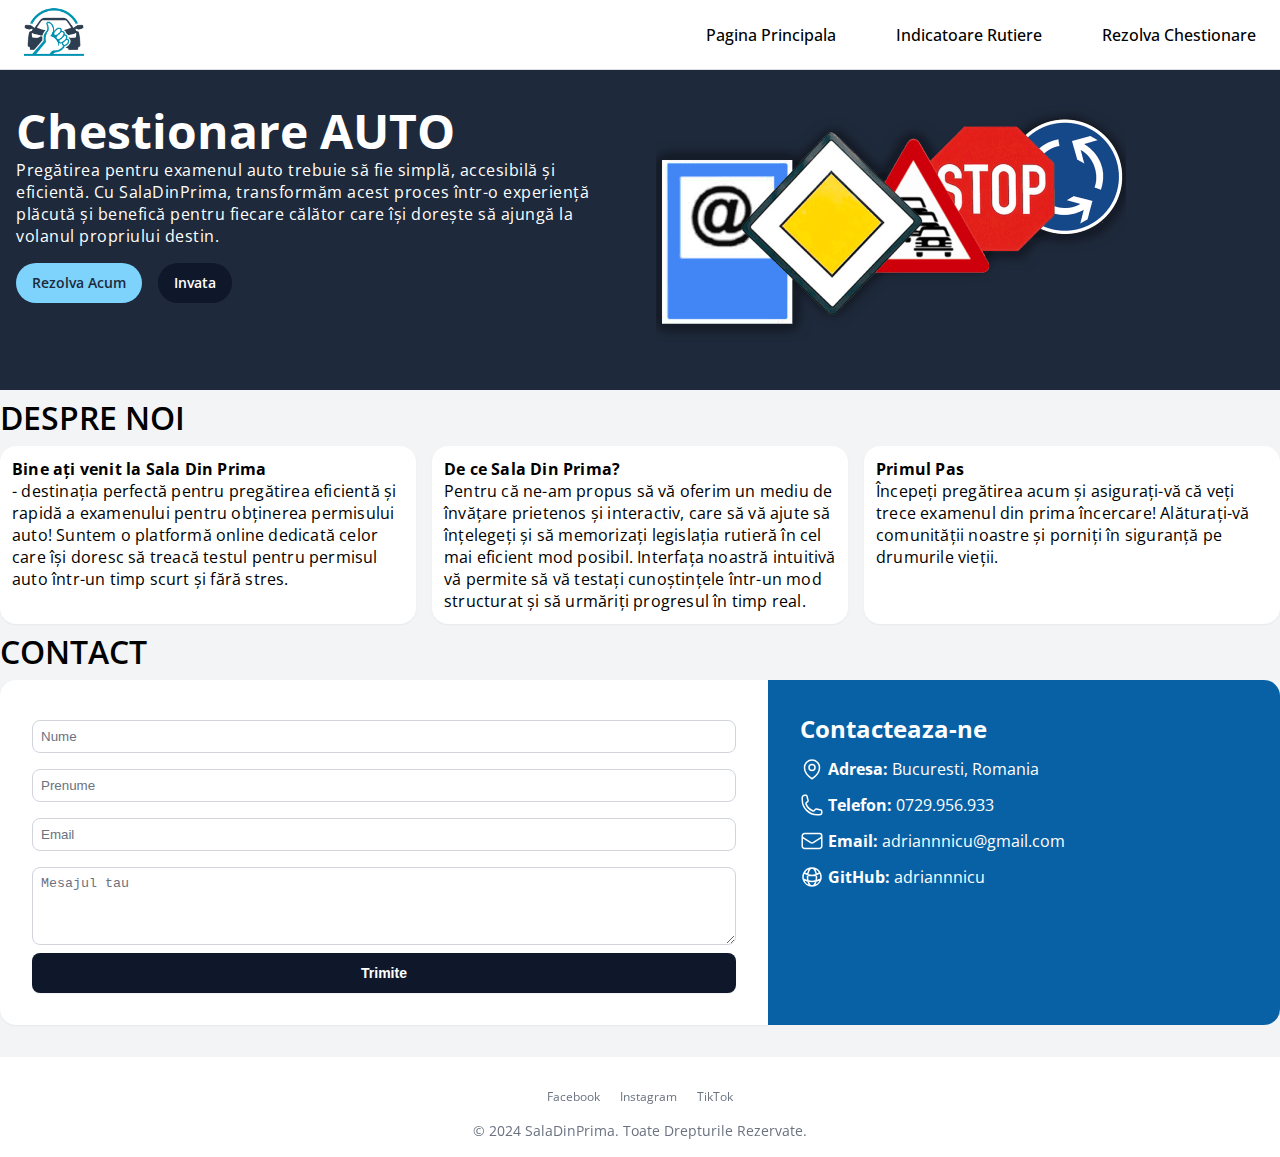
<file: index.html>
<!DOCTYPE html>
<html>
    <head>
        <meta charset="utf-8">
        <meta http-equiv="X-UA-Compatible" content="IE=edge">
        <title>SalaDinPrima.ro</title>
        <meta name="description" content="">
        <meta name="viewport" content="width=device-width, initial-scale=1">
        <!-- Styles-->
        <link rel="stylesheet" href="./style.css">
        <!-- Fonts -->
        <link rel="preconnect" href="https://fonts.googleapis.com">
        <link rel="preconnect" href="https://fonts.gstatic.com" crossorigin>
        <link href="https://fonts.googleapis.com/css2?family=Open+Sans:ital,wght@0,300..800;1,300..800&display=swap" rel="stylesheet">  
    </head>
    <body>
        <!-- Navigation -->
        <nav class="navbar">
            <a href="/index.html"><img src="/assets/logo-notext.png" class="nav-branding" alt="SalaDinPrima"></a>
            <ul class="nav-menu">
                <li class="nav-item">
                    <a href="/index.html" class="nav-link">Pagina Principala</a>
                </li>
                <li class="nav-item">
                    <a href="/indicatoare-rutiere.html" class="nav-link">Indicatoare Rutiere</a>
                </li>
                <li class="nav-item">
                    <a href="/rezolva-chestionar.html" class="nav-link">Rezolva Chestionare</a>
                </li>
            </ul>
            <div class="hamburger">
                <span class="bar"></span>
                <span class="bar"></span>
                <span class="bar"></span>
            </div>
        </nav>
        <!-- Main -->
        <main>
            <!-- Hero Section -->
            <div class="hero">
                <div class="hero-sections">
                    <div class="hero-left-section">
                        <h1>Chestionare AUTO</h1>
                        <p>Pregătirea pentru examenul auto trebuie să fie simplă, accesibilă și eficientă. Cu SalaDinPrima, transformăm acest proces într-o experiență plăcută și benefică pentru fiecare călător care își dorește să ajungă la volanul propriului destin.</p>
                        <div class="hero-buttons">
                            <a href="/rezolva-chestionar.html" class="primary-btn">Rezolva Acum</a>
                            <a href="/indicatoare-rutiere.html" class="secondary-btn">Invata</a>
                        </div>
                    </div>
                    <div class="hero-right-section">
                        <img src="./assets/hero-img.png" alt="">
                    </div>
                </div>
            </div>
            <!-- About Us-->
            <div class="container">
                <div class="container-title">Despre Noi</div>
                <div class="container-body">
                    <div class="container-card">
                        <strong>Bine ați venit la Sala Din Prima</strong><br> - destinația perfectă pentru pregătirea eficientă și rapidă a examenului pentru obținerea permisului auto! Suntem o platformă online dedicată celor care își doresc să treacă testul pentru permisul auto într-un timp scurt și fără stres.
                        
                    </div>
                    <div class="container-card">
                        <strong>De ce Sala Din Prima?</strong><br> Pentru că ne-am propus să vă oferim un mediu de învățare prietenos și interactiv, care să vă ajute să înțelegeți și să memorizați legislația rutieră în cel mai eficient mod posibil. Interfața noastră intuitivă vă permite să vă testați cunoștințele într-un mod structurat și să urmăriți progresul în timp real.  
                    </div>
                    <div class="container-card">
                        <strong>Primul Pas</strong><br> Începeți pregătirea acum și asigurați-vă că veți trece examenul din prima încercare! Alăturați-vă comunității noastre și porniți în siguranță pe drumurile vieții.
                    </div>
                </div>
                <div class="container-title">Contact</div>
                <div class="contact-body">
                        <form action="" class="contact">
                            <input type="text" id="name" name="name" placeholder="Nume">
                            <input type="text" id="lastname" name="lastname" placeholder="Prenume">
                            <input type="email" id="email" name="email" placeholder="Email">
                            <textarea id="message" name="message" rows="4" cols="50" placeholder="Mesajul tau"></textarea>
                            <button>Trimite</button>
                        </form>
                    <div class="contact-info">
                        <h2>Contacteaza-ne</h2>
                        <div class="contact-info-box">
                            <svg class="contact-info-svg" xmlns="http://www.w3.org/2000/svg" fill="none" viewBox="0 0 24 24" stroke-width="1.5" stroke="currentColor" class="w-6 h-6">
                                <path stroke-linecap="round" stroke-linejoin="round" d="M15 10.5a3 3 0 1 1-6 0 3 3 0 0 1 6 0Z" />
                                <path stroke-linecap="round" stroke-linejoin="round" d="M19.5 10.5c0 7.142-7.5 11.25-7.5 11.25S4.5 17.642 4.5 10.5a7.5 7.5 0 1 1 15 0Z" />
                            </svg>
                            <strong>Adresa:</strong> Bucuresti, Romania
                        </div>
                        <div class="contact-info-box">
                            <svg class="contact-info-svg" xmlns="http://www.w3.org/2000/svg" fill="none" viewBox="0 0 24 24" stroke-width="1.5" stroke="currentColor" class="w-6 h-6">
                                <path stroke-linecap="round" stroke-linejoin="round" d="M2.25 6.75c0 8.284 6.716 15 15 15h2.25a2.25 2.25 0 0 0 2.25-2.25v-1.372c0-.516-.351-.966-.852-1.091l-4.423-1.106c-.44-.11-.902.055-1.173.417l-.97 1.293c-.282.376-.769.542-1.21.38a12.035 12.035 0 0 1-7.143-7.143c-.162-.441.004-.928.38-1.21l1.293-.97c.363-.271.527-.734.417-1.173L6.963 3.102a1.125 1.125 0 0 0-1.091-.852H4.5A2.25 2.25 0 0 0 2.25 4.5v2.25Z" />
                            </svg>
                            <strong>Telefon:</strong> 0729.956.933
                        </div>
                        <div class="contact-info-box">
                            <svg class="contact-info-svg" xmlns="http://www.w3.org/2000/svg" fill="none" viewBox="0 0 24 24" stroke-width="1.5" stroke="currentColor" class="w-6 h-6">
                                <path stroke-linecap="round" stroke-linejoin="round" d="M21.75 6.75v10.5a2.25 2.25 0 0 1-2.25 2.25h-15a2.25 2.25 0 0 1-2.25-2.25V6.75m19.5 0A2.25 2.25 0 0 0 19.5 4.5h-15a2.25 2.25 0 0 0-2.25 2.25m19.5 0v.243a2.25 2.25 0 0 1-1.07 1.916l-7.5 4.615a2.25 2.25 0 0 1-2.36 0L3.32 8.91a2.25 2.25 0 0 1-1.07-1.916V6.75" />
                            </svg>
                              
                            <strong>Email:</strong> adriannnicu@gmail.com
                        </div>
                        <div class="contact-info-box">
                            <svg class="contact-info-svg" xmlns="http://www.w3.org/2000/svg" fill="none" viewBox="0 0 24 24" stroke-width="1.5" stroke="currentColor" class="w-6 h-6">
                                <path stroke-linecap="round" stroke-linejoin="round" d="M12 21a9.004 9.004 0 0 0 8.716-6.747M12 21a9.004 9.004 0 0 1-8.716-6.747M12 21c2.485 0 4.5-4.03 4.5-9S14.485 3 12 3m0 18c-2.485 0-4.5-4.03-4.5-9S9.515 3 12 3m0 0a8.997 8.997 0 0 1 7.843 4.582M12 3a8.997 8.997 0 0 0-7.843 4.582m15.686 0A11.953 11.953 0 0 1 12 10.5c-2.998 0-5.74-1.1-7.843-2.918m15.686 0A8.959 8.959 0 0 1 21 12c0 .778-.099 1.533-.284 2.253m0 0A17.919 17.919 0 0 1 12 16.5c-3.162 0-6.133-.815-8.716-2.247m0 0A9.015 9.015 0 0 1 3 12c0-1.605.42-3.113 1.157-4.418" />
                            </svg>
                              
                            <strong>GitHub:</strong> <a href="https://github.com/adriannnicu">adriannnicu</a>
                        </div>
                    </div>
                </div>
            </div>
        </main>
        <!-- Footer -->
        <footer>
            <div class="footer-elements">
                <ul>
                    <li><a href="#">Facebook</a></li>
                    <li><a href="#">Instagram</a></li>
                    <li><a href="#">TikTok</a></li>
                </ul>
            </div>
            <span>
                © 2024 <a href="https://saladinprima.ro">SalaDinPrima</a>. Toate Drepturile Rezervate.
            </span>
        </footer>
        <script src="/scripts/nav.js" async defer></script>
    </body>
</html>
</file>
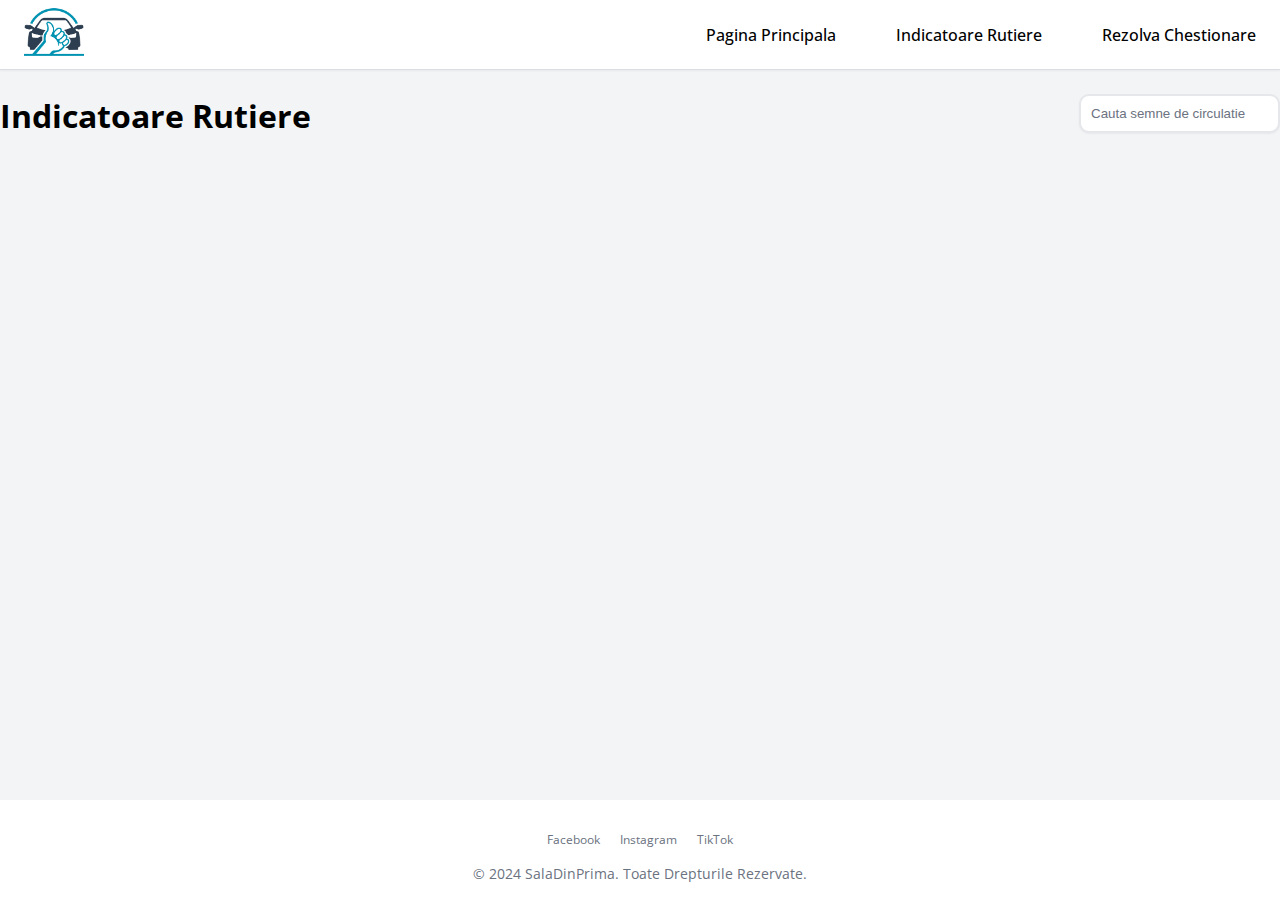
<file: indicatoare-rutiere.html>
<!DOCTYPE html>
<html>
    <head>
        <meta charset="utf-8">
        <meta http-equiv="X-UA-Compatible" content="IE=edge">
        <title>Indicatoare Rutiere - SalaDinPrima</title>
        <meta name="description" content="">
        <meta name="viewport" content="width=device-width, initial-scale=1">
        <!-- Styles-->
        <link rel="stylesheet" href="./style.css">
        <!-- Fonts -->
        <link rel="preconnect" href="https://fonts.googleapis.com">
        <link rel="preconnect" href="https://fonts.gstatic.com" crossorigin>
        <link href="https://fonts.googleapis.com/css2?family=Open+Sans:ital,wght@0,300..800;1,300..800&display=swap" rel="stylesheet">
    </head>
    <body>
        <!-- Navigation -->
        <nav class="navbar">
            <a href="/index.html"><img src="/assets/logo-notext.png" class="nav-branding" alt="SalaDinPrima"></a>
            <ul class="nav-menu">
                <li class="nav-item">
                    <a href="/index.html" class="nav-link">Pagina Principala</a>
                </li>
                <li class="nav-item">
                    <a href="/indicatoare-rutiere.html" class="nav-link">Indicatoare Rutiere</a>
                </li>
                <li class="nav-item">
                    <a href="/rezolva-chestionar.html" class="nav-link">Rezolva Chestionare</a>
                </li>
            </ul>
            <div class="hamburger">
                <span class="bar"></span>
                <span class="bar"></span>
                <span class="bar"></span>
            </div>
        </nav>
        <!-- Main -->
        <main>
            <!-- Page Headeing-->
            <div class="page-heading">
                <h1>Indicatoare Rutiere</h1>
                <div>
                    <input type="text" class="search-traffic-signs" id="searchInput" placeholder="Cauta semne de circulatie">
                </div>
            </div>
            <!-- All Traffic Signs -->
            <div id="all-traffic-signs"></div>
            <!-- Traffic Signs Modal -->
            <div id="display-modal"></div>
        </main>
        <!-- Footer -->
        <footer>
            <div class="footer-elements">
                <ul>
                    <li><a href="#">Facebook</a></li>
                    <li><a href="#">Instagram</a></li>
                    <li><a href="#">TikTok</a></li>
                </ul>
            </div>
            <span>
                © 2024 <a href="https://saladinprima.ro">SalaDinPrima</a>. Toate Drepturile Rezervate.
            </span>
        </footer>
        <script src="/scripts/getTrafficSigns.js" async defer></script> 
        <script src="/scripts/nav.js" async defer></script>
    </body>
</html>
</file>
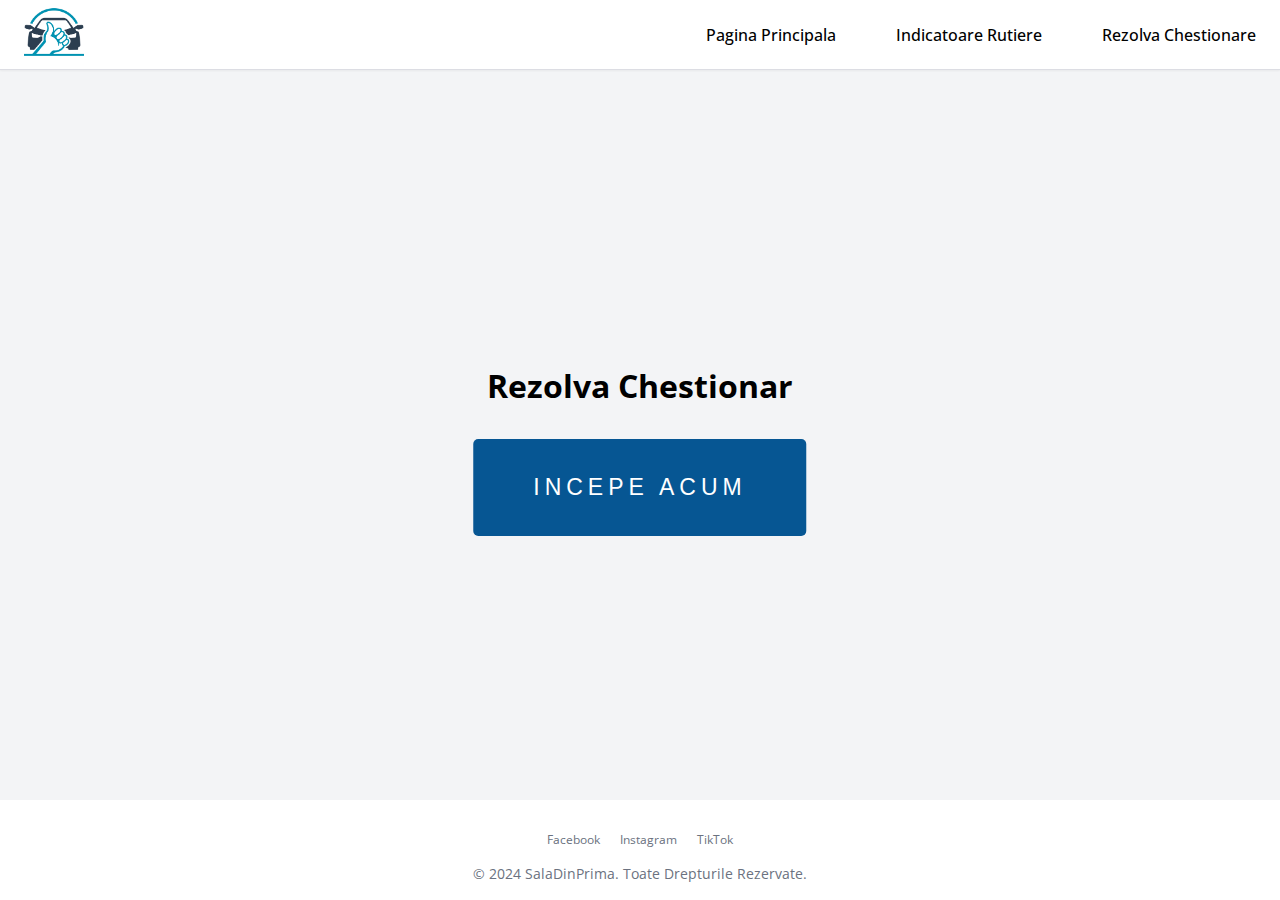
<file: rezolva-chestionar.html>
<!DOCTYPE html>
<html>
    <head>
        <meta charset="utf-8">
        <meta http-equiv="X-UA-Compatible" content="IE=edge">
        <title>Rezolva Chestionare - SalaDinPrima</title>
        <meta name="description" content="">
        <meta name="viewport" content="width=device-width, initial-scale=1">
        <!-- Styles-->
        <link rel="stylesheet" href="./style.css">
        <!-- Fonts -->
        <link rel="preconnect" href="https://fonts.googleapis.com">
        <link rel="preconnect" href="https://fonts.gstatic.com" crossorigin>
        <link href="https://fonts.googleapis.com/css2?family=Open+Sans:ital,wght@0,300..800;1,300..800&display=swap" rel="stylesheet">
    </head>
    <body>
        <!-- Navigation -->
        <nav class="navbar">
            <a href="/index.html"><img src="/assets/logo-notext.png" class="nav-branding" alt="SalaDinPrima"></a>
            <ul class="nav-menu">
                <li class="nav-item">
                    <a href="/index.html" class="nav-link">Pagina Principala</a>
                </li>
                <li class="nav-item">
                    <a href="/indicatoare-rutiere.html" class="nav-link">Indicatoare Rutiere</a>
                </li>
                <li class="nav-item">
                    <a href="/rezolva-chestionar.html" class="nav-link">Rezolva Chestionare</a>
                </li>
            </ul>
            <div class="hamburger">
                <span class="bar"></span>
                <span class="bar"></span>
                <span class="bar"></span>
            </div>
        </nav>
        <!-- Main -->
        <main>
            <div id="quiz-header">
                <h1>Rezolva Chestionar</h1>
                <button id="start-btn" onclick="startQuiz()">INCEPE ACUM</button>
            </div>
            <!-- Quiz Status Header-->
            <div id="quiz-stats">
                <div class="stats-box">
                    <p id="initial-questions"></p>
                    <p>Intrebari Initiale</p>
                </div>
                <div class="stats-box">
                    <p id="remaining-question"></p>
                    <p>Intrebari Ramase</p>
                </div>
                <div class="stats-box">
                    <p id="timer" class="stats-timer"></p>
                </div>
                <div class="stats-box">
                    <p id="correct-answer">0</p>
                    <p>Raspunsuri Corecte</p>
                </div>
                <div class="stats-box">
                    <p id="wrong-answer">0</p>
                    <p>Raspunsuri Gresite</p>
                </div>
            </div>
            <!-- Quiz Container -->        
            <div id="quiz-container">
                <h1 id="question"></h1>
                <div class="questions-container">
                    <div id="options-container"></div>
                    <div class="img-container">
                        <img id="quiz-image">
                    </div>
                </div>
            </div>
            <!-- Quiz Result -->
            <div id="quiz-result"></div>
        </main>
        <!-- Footer -->
        <footer>
            <div class="footer-elements">
                <ul>
                    <li><a href="#">Facebook</a></li>
                    <li><a href="#">Instagram</a></li>
                    <li><a href="#">TikTok</a></li>
                </ul>
            </div>
            <span>
                © 2024 <a href="https://saladinprima.ro">SalaDinPrima</a>. Toate Drepturile Rezervate.
            </span>
        </footer>
        <script src="./scripts/getQuiz.js" async defer></script>
        <script src="/scripts/nav.js" async defer></script>
    </body>
</html>
</file>
<file: style.css>
* {
    padding: 0;
    margin: 0;
    box-sizing: border-box;
}

body {
    background-color: rgb(243 244 246);
    color: rgb(0, 0, 0);
    min-height: 100vh;
    font-family: "Open Sans", sans-serif;
}

main {
    width: 100%;
}

/* Container */
.container {
    max-width: 80rem;
    margin: 0 auto 0 auto;
}

.container-title {
    font-size: 2rem;
    font-weight: 600;
    line-height: 3.5rem;
    text-transform: uppercase;
}

.container-body {
    display: flex;
    gap: 1rem;
    letter-spacing: 0.2px;
}

.container-card {
    flex-basis: 33%;  
    background-color: #fff; 
    padding: 0.75rem; 
    border-radius: 1rem;
    box-shadow: 0 1px 2px 0 rgb(0 0 0 / 0.05);
}

/* Navigation */
.navbar {
    display: flex;
    justify-content: space-between;
    align-items: center;
    padding: 0 24px;
    min-height: 70px;
    background-color: #fff;
    border-bottom: 1px solid #dcdde3;
    box-shadow: 0 1px 2px 0 rgb(0 0 0 / 0.05);
}

.nav-menu {
    display: flex;
    justify-content: space-between;
    align-items: center;
    gap: 3.75rem;
}

.nav-link {
    transition: 0.7s ease;
    color: #000;
    font-size: 1rem;
    line-height: 1.25rem;
    font-weight: 500;
    text-decoration: none;
}

.nav-link:hover {
    color: rgb(2 132 199); /* Tailwind CSS Sky 600 */
}

.nav-menu li {
    list-style: none;
}

.hamburger {
    display: none;
    cursor: pointer;
}

.nav-branding {
    height: 3.75rem;
}

.bar {
    display: block;
    width: 25px;
    height: 3px;
    margin: 5px auto;
    -webkit-transition: all 0.3s ease-in-out;
    transition: all 0.3s ease-in-out;
    background-color: #000;
}

/* Hero Section */
.hero {
    display: flex;
    align-items: center;
    background-color: rgb(30 41 59);
    color: #fff;
    height: 20rem;
}

.hero-sections {
    display: flex;
    gap: 2rem;
    max-width: 80rem;
    margin: 0 auto 0 auto;
    padding: 1rem;
}

.hero-sections p {
    letter-spacing: 0.5px;
}

.hero-left-section {
    flex-basis: 50%;
}

.hero-left-section h1 {
    font-size: 3rem;
    line-height: 3.5rem;
}

.hero-right-section {
    flex-basis: 50%;
}

.hero-buttons {
    display: flex;
    gap: 1rem;
    margin: 1rem 0 0 0;
}

.primary-btn {
    background-color: rgb(125 211 252);
    color: rgb(30 41 59);
    font-size: .875rem;
    line-height: 1.5rem;
    font-weight: 600;
    padding: 0.5rem 1rem 0.5rem 1rem;
    border-radius: 9999px;
    text-decoration: none;
}

.primary-btn:hover {
    background-color: rgb(186 230 253);
}

.secondary-btn {
    background-color: rgb(15 23 42);
    color: rgb(255, 255, 255);
    font-size: .875rem;
    line-height: 1.5rem;
    font-weight: 600;
    padding: 0.5rem 1rem 0.5rem 1rem;
    border-radius: 9999px;
    text-decoration: none;
}

.secondary-btn:hover {
    background-color: rgb(51 65 85);
}

/* Contact */
.contact-body {
    display: flex;
    width: 100%;
    margin-bottom: 2rem;
}

.contact {
    display: flex;
    flex-direction: column;
    flex-basis: 60%;
    background-color: rgb(255, 255, 255);
    box-shadow: 0 1px 2px 0 rgb(0 0 0 / 0.05);
    border-radius: 1rem 0 0 1rem;
    padding: 2rem;
}

.contact input, textarea{
    padding: 0.5rem;
    margin: 0.5rem 0 0.5rem 0;
    border: rgb(209 213 219) 1px solid;
    border-radius: 0.5rem;
    color: rgb(75 85 99);
}

.contact textarea:focus-visible, input:focus-visible {
    border: rgb(2 132 199) 2px solid;
    border-radius: 10px;
    outline: none;
    color: rgb(75 85 99);
}

.contact textarea::placeholder, input::placeholder {
    color: rgb(107 114 128);
}

.contact button {
    background-color: rgb(15 23 42);
    color: rgb(255, 255, 255);
    font-size: .875rem;
    line-height: 1.5rem;
    font-weight: 600;
    padding: 0.5rem 1rem 0.5rem 1rem;
    border: none;
    border-radius: 0.5rem;
    box-shadow: 0 1px 2px 0 rgb(0 0 0 / 0.05);
    cursor: pointer;
}

.contact button:hover {
    background-color: rgb(51 65 85);
}

.contact-info {
    display: flex;
    flex-direction: column;
    gap: 0.75rem;
    flex-basis: 40%;
    padding: 2rem;
    background-color: #0861a4;
    border-radius: 0 1rem 1rem 0;
    color: rgb(255, 255, 255);

}

.contact-info-box {
    display: flex;
    align-items: center;
    gap: 0.25rem;
}

.contact-info-box a {
    text-decoration: none;
    color: rgb(255, 255, 255);
}

.contact-info-box a:hover {
    color: rgb(209 213 219);
}

.contact-info-svg {
    width: 1.5rem;
    height: 1.5rem;
}

/* Trafic Signs */
#all-traffic-signs {
    display: grid;
    grid-template-columns: repeat(5, minmax(0, 1fr));
    gap: 1rem;
    max-width: 80rem;
    margin-left: auto;
    margin-right: auto;
    margin-top: 1.5rem;
    margin-bottom: 1.5rem;
}

.traffic-sign-box {
    background-color: #fff;
    padding: 0.5rem;
    border-radius: 0.5rem;
    box-shadow: 0 1px 2px 0 rgb(0 0 0 / 0.05);
}

.sign-name {
    font-weight: 500;
    font-size: 14px;
    color:#000;
    text-align: center;
    cursor: pointer;
    overflow: hidden;
    display: -webkit-box;
    -webkit-box-orient: vertical;
    -webkit-line-clamp: 1;
}

.sign-image {
    width: 100%;
}

/* Modala */
#display-modal {
    display: none;
    position: fixed;
    top: 0;
    left: 0;
    width: 100%;
    height: 100%;
    background: rgba(0, 0, 0, 0.5);
}

.modal-content {
    position: absolute;
    top: 50%;
    left: 50%;
    transform: translate(-50%, -50%);
    background: #fff;
    color: #000;
    border-radius: 10px;
    padding: 20px;
    width: 500px;
    display: flex;
    flex-direction: column;
}

.modal-sign-img {
    margin-left: auto;
    margin-right: auto;
    max-width: 20rem;
}

.sign-title {
    text-align: center;
}

.sign-category {
    font-size: 0.75rem;
    font-weight: 600;
    background-color: #EEF;
    border-radius: 3px;
    border: 1px #CCF solid;
    padding: 2px 5px;
    max-width: fit-content;
    margin: 0.5rem auto 0 auto;
}

.sign-content {
    margin-top: 0.5rem;
    font-size: 14px;
}

.close-btn {
    position: absolute;
    top: 10px;
    right: 10px;
    cursor: pointer;
    font-size: 16px;
    font-weight: 800;
    background-color: #000;
    color: #fff;
    border-radius: 50%;
    padding: 4px;
}

.search-traffic-signs {
    padding: 10px;
    border: rgb(229 231 235) 2px solid;
    border-radius: 10px;
    box-shadow: 0 1px 2px 0 rgb(0 0 0 / 0.05);
}

.search-traffic-signs:focus-visible {
    border: rgb(2 132 199) 2px solid;
    border-radius: 10px;
    outline: none;
}

/* Quiz */
#quiz-header {
    position: absolute;
    top: 50%;
    left: 50%;
    transform: translate(-50%, -50%);
    display: flex;
    flex-direction: column;
    flex-wrap: wrap;
    align-items: center;
    justify-content: center;
}

#start-btn {
    font-size: 23px;
    text-transform: uppercase;
    background-color: #065693;
    border: none;
    border-radius: 5px;
    padding: 35px 60px 35px 60px;
    letter-spacing: 5px;
    color: #fff;
    cursor: pointer;
    margin-top: 2rem;
}

#start-btn:hover {
    background-color: #0861a4;
}

#quiz-stats {
    background-color: #fff;
    display: flex;
    flex-direction: row;
    text-align: center;
    align-items: center;
    height: 4rem;
    margin-bottom: 2.5rem;
    font-size: 0.875rem;
    line-height: 1.25rem;
}

.stats-box {
    flex-basis: 33%;
}

.stats-timer {
    font-weight: 700;
    font-size: 1.5rem;
    line-height: 2rem;
}

#correct-answer {
    color: rgb(0, 128, 0);
}

#wrong-answer {
    color: rgb(255, 0, 0);
}

#quiz-container {
    max-width: 80rem;
    margin-left: auto;
    margin-right: auto;
}

#question {
    text-align: center;
    font-size: 1.5rem;
    line-height: 2rem;
}

.questions-container {
    display: flex;
    flex-direction: row;
    justify-content: center;
    align-items: center;
    margin-top: 1.5rem;
    gap: 1rem;
    margin-bottom: 4rem;
}

#options-container {
    display: flex;
    flex-direction: column;
    order: 1;
    gap: 1rem;
    margin: 0 1rem 0 1rem;
}

.btn-option {
    background-color: rgb(255, 255, 255);
    color: rgb(0, 0, 0);
    border: none;
    text-align: center;
    text-decoration: none;
    padding: 15px 32px;
    box-shadow: 0 1px 2px 0 rgb(0 0 0 / 0.05);
    cursor: pointer;
    height: 6em;
    border: 1px solid rgb(199, 201, 215);
    border-radius: 5px;
    width: 100%;
    font-size: 18px;
    line-height: 1.5em;
    font-weight: 400;
}

.btn-option:hover {
    background-color: rgb(254, 227, 140);
}

.img-container {
    order: 2;
}

#quiz-image {
    width: 465px;
}

#quiz-result {
    max-width: 60rem;
    margin: 2rem auto 0 auto;
    padding: 2rem;
    text-align: center;
    box-shadow: 0 1px 2px 0 rgb(0 0 0 / 0.05);
    color: rgb(255, 255, 255);
}

/* Page Heading */
.page-heading {
    max-width: 80rem;
    margin: 1.5rem auto 0 auto;
    display: flex;
    justify-content: space-between;
}

/* Footer */
footer {
    position: sticky;
    top: 100vh;
    background-color: rgb(255, 255, 255);
    box-shadow: 0 1px 2px 0 rgb(0 0 0 / 0.05);
    padding: 1rem;
}

footer span {
    display: block;
    text-align: center;
    font-size: 0.875rem;
    line-height: 1.25rem;
    color: rgb(107 114 128); /* Tailwind CSS Gray-500 */
}

footer span a {
    text-decoration: none;
    color: rgb(107 114 128);
}

footer span a:hover {
    text-decoration: underline;
}

.footer-elements {
    width: 100%;
    max-width: 1280px;
    margin-left: auto;
    margin-right: auto;
    padding: 1rem;
}

.footer-elements ul {
    display: flex;
    flex-wrap: wrap;
    justify-content: center;
    gap: 1.25rem;
    font-size: 0.75rem;
    line-height: 1rem;
    font-weight: 400;
    list-style: none;
}

.footer-elements ul a{
    text-decoration: none;
    color: rgb(107 114 128);
}

.footer-elements ul a:hover{
    text-decoration: underline;
}

/* Medium */
@media screen and (max-width: 768px)  {
    /* Container */
    .container-title {
        margin: 1rem 1rem 0 1rem;
        font-size: 1.75rem;
    }

    .container-body {
        flex-direction: column;
        margin: 1rem;
    }

    .page-heading {
        margin: 1rem;
    }
    
    /* Nav */
    .nav-menu {
        position: fixed;
        left: -100%;
        top: 70px;
        gap: 0;
        flex-direction: column;
        background-color: #fff;
        width: 100%;
        text-align: center;
        transition: 0.3s;    
    }

    .nav-item {
        margin: 16px 0;
    }

    .nav-menu.active {
        left: 0;
    }

    .hamburger {
        display: block;
    }

    .hamburger.active .bar:nth-child(2) {
        opacity: 0;
    }

    .hamburger.active .bar:nth-child(1) {
        transform: translateY(8px) rotate(45deg);
    }

    .hamburger.active .bar:nth-child(3) {
        transform: translateY(-8px) rotate(-45deg);
    }

    /* Hero Section */
    .hero {
        height: auto;
    }
    .hero-sections {
        flex-direction: column;
    }

    .hero-left-section h1 {
        font-size: 2rem;
    }

    .hero-right-section {
        display: none;
    }

    /* Trafic Signs */
    #all-traffic-signs {
        grid-template-columns: repeat(3, minmax(0, 1fr));
        margin: 1rem;
    }

    .questions-container {
        flex-direction: column;
    }

    #options-container {
        order: 2;
    }

    .img-container {
        order: 1;
    }

    /* Trafic Sign Modal */
    .modal-content {
        width: fit-content;
    }

    #quiz-result {
        margin-left: 0.5rem;
        margin-right: 0.5rem;
    }

    /* Contact */
    .contact-body {
        flex-direction: column;
        padding: 0 1rem;

    }

    .contact {
        border-radius: 1rem 1rem 0 0; 
    }

    .contact-info {
        border-radius: 0 0 1rem 1rem;
    }
}

/* Small */
@media screen and (max-width: 576px) {
    /* Traffic Signs */
    #all-traffic-signs {
        grid-template-columns: repeat(2, minmax(0, 1fr));
        margin: 1rem;
    }

    .search-traffic-signs {
        width: 100%;
        margin-top: 1rem;
    }

    /* Page Heading */
    .page-heading {
        display: flex;
        flex-direction: column;
    }

    /* Quiz */
    #quiz-header h1 {
        font-size: 26px;
    }
}
</file>
